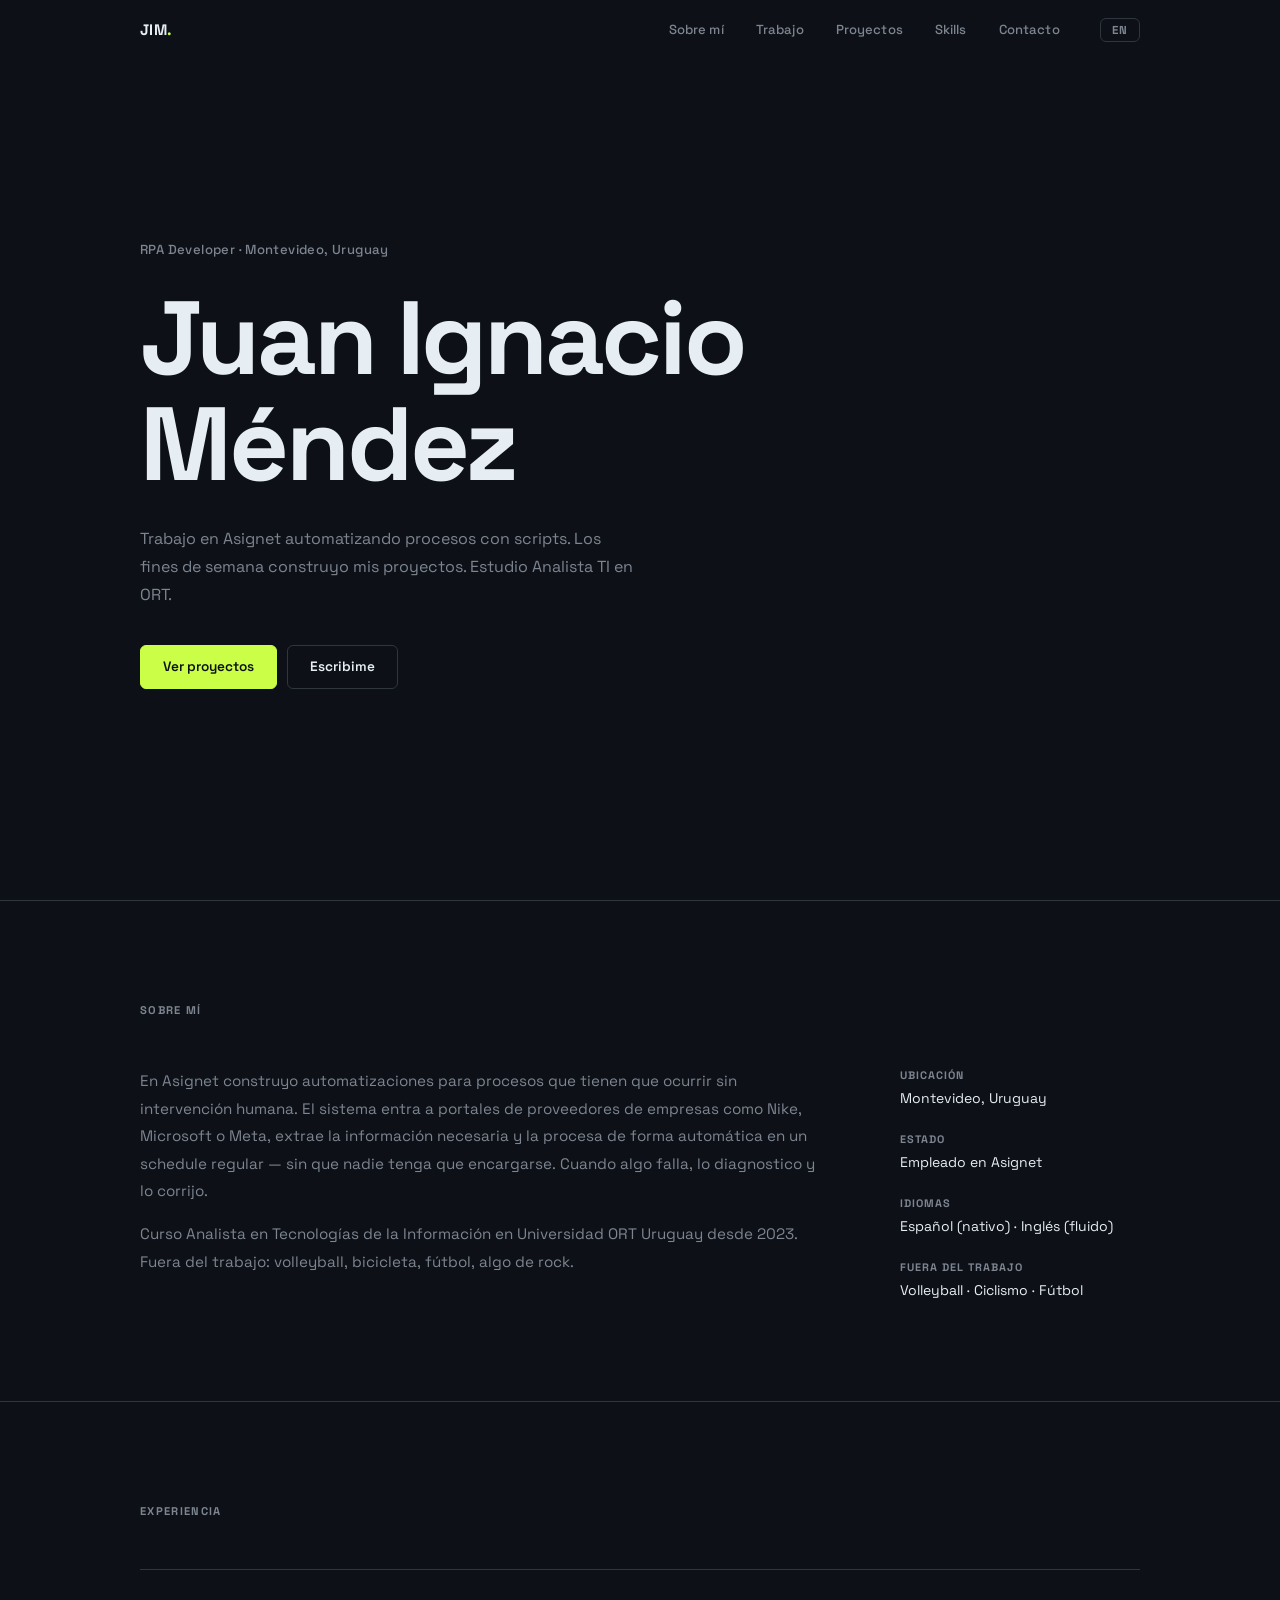
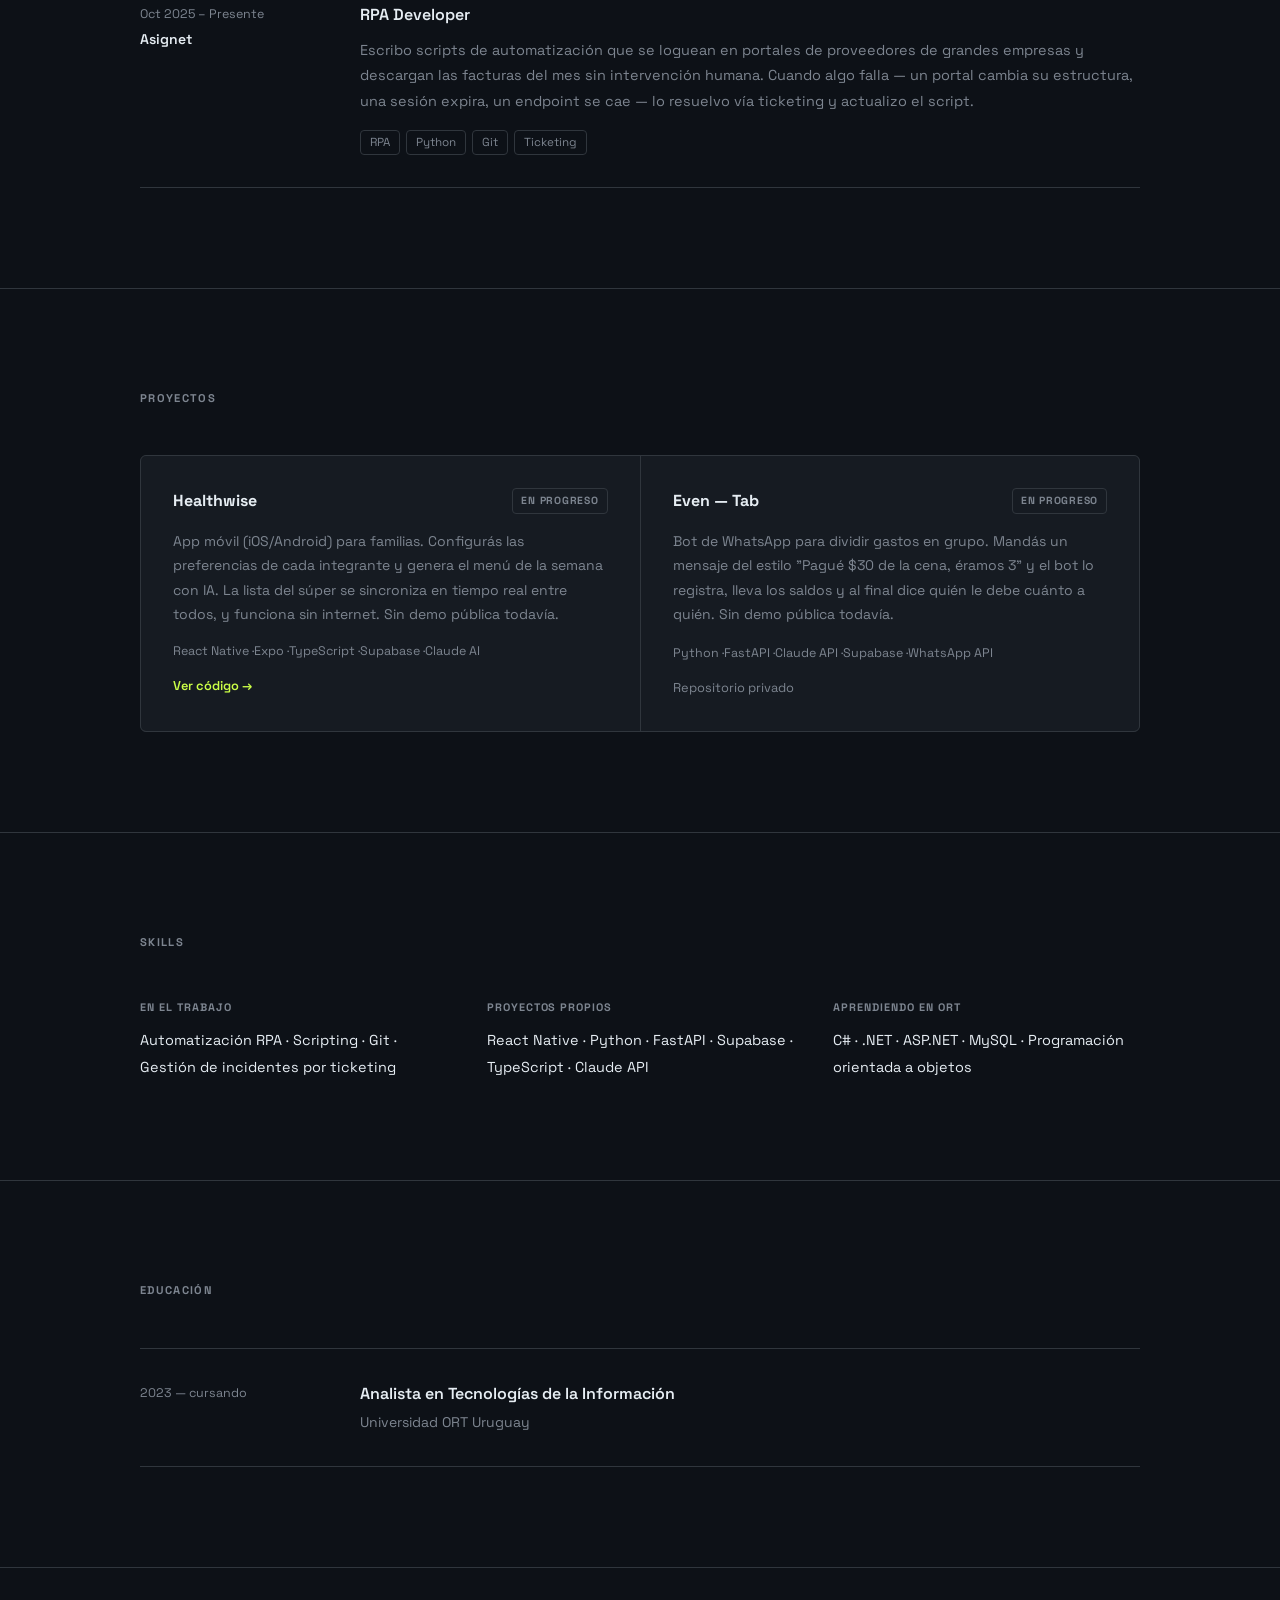
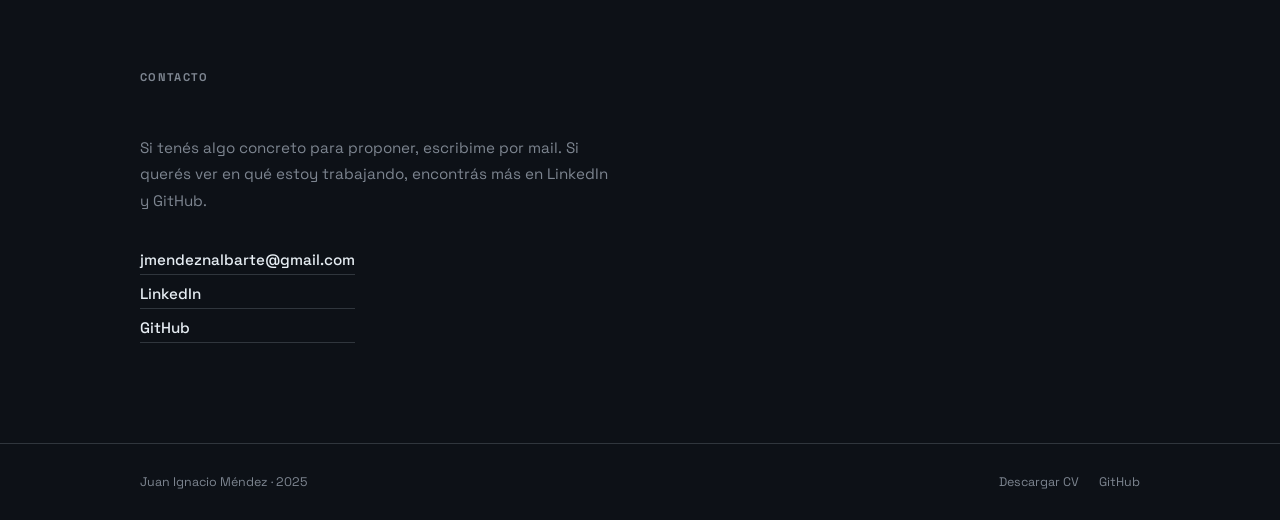
<file: index.html>
<!DOCTYPE html>
<html lang="es">
<head>
  <meta charset="UTF-8" />
  <meta name="viewport" content="width=device-width, initial-scale=1.0" />
  <title>Juan Ignacio Méndez — Developer</title>

  <!-- Favicon -->
  <link rel="icon" href="assets/favicon.svg" type="image/svg+xml" />

  <!-- SEO -->
  <meta name="description" content="Juan Ignacio Méndez, RPA Developer en Montevideo. Automatizo procesos y construyo proyectos propios." />
  <meta name="author" content="Juan Ignacio Méndez" />

  <!-- Open Graph -->
  <meta property="og:type"        content="website" />
  <meta property="og:url"         content="https://elmende.github.io/" />
  <meta property="og:title"       content="Juan Ignacio Méndez — Developer" />
  <meta property="og:description" content="RPA Developer en Asignet. Construyo proyectos propios en paralelo." />
  <meta property="og:image"       content="https://elmende.github.io/assets/foto.jpg" />

  <!-- Twitter Card -->
  <meta name="twitter:card"        content="summary_large_image" />
  <meta name="twitter:title"       content="Juan Ignacio Méndez — Developer" />
  <meta name="twitter:description" content="RPA Developer en Asignet. Construyo proyectos propios en paralelo." />
  <meta name="twitter:image"       content="https://elmende.github.io/assets/foto.jpg" />

  <!-- Fonts -->
  <link rel="preconnect" href="https://fonts.googleapis.com" />
  <link rel="preconnect" href="https://fonts.gstatic.com" crossorigin />
  <link href="https://fonts.googleapis.com/css2?family=Space+Grotesk:wght@400;500;600;700&display=swap" rel="stylesheet" />

  <!-- Styles -->
  <link rel="stylesheet" href="css/main.css" />
</head>
<body>

  <!-- NAVBAR -->
  <nav id="navbar">
    <div class="nav-inner">
      <a class="nav-logo" href="#">JIM<span class="accent-dot">.</span></a>
      <ul class="nav-links" id="navLinks">
        <li><a href="#about"    data-i18n="nav.about">Sobre mí</a></li>
        <li><a href="#work"     data-i18n="nav.work">Trabajo</a></li>
        <li><a href="#projects" data-i18n="nav.projects">Proyectos</a></li>
        <li><a href="#skills"   data-i18n="nav.skills">Skills</a></li>
        <li><a href="#contact"  data-i18n="nav.contact">Contacto</a></li>
      </ul>
      <div class="nav-right">
        <button class="lang-btn" id="langToggle" aria-label="Switch language">EN</button>
        <button class="menu-btn" id="menuToggle" aria-label="Toggle menu">
          <span></span><span></span><span></span>
        </button>
      </div>
    </div>
  </nav>

  <!-- HERO -->
  <section id="hero" class="section-hero">
    <div class="hero-inner">
      <span class="hero-label" data-i18n="hero.label">RPA Developer · Montevideo, Uruguay</span>
      <h1 class="hero-name">Juan Ignacio<br>Méndez</h1>
      <p class="hero-desc" data-i18n="hero.desc">Trabajo en Asignet automatizando procesos con scripts. Los fines de semana construyo mis proyectos. Estudio Analista TI en ORT.</p>
      <div class="hero-actions">
        <a href="#projects" class="btn btn-accent" data-i18n="hero.cta1">Ver proyectos</a>
        <a href="#contact"  class="btn btn-outline" data-i18n="hero.cta2">Escribime</a>
      </div>
    </div>
  </section>

  <!-- ABOUT -->
  <section id="about" class="section">
    <div class="container">
      <p class="section-heading fade-in" data-i18n="about.title">Sobre mí</p>
      <div class="about-layout fade-in">
        <div class="about-text">
          <p data-i18n="about.bio1">Escribo scripts que se conectan a los portales de clientes — Nike, Microsoft, Meta — y bajan las facturas del mes de forma automática. Cuando el pipeline falla o un portal cambia su estructura, lo resuelvo por ticketing. Cosas que antes alguien hacía a mano, ahora corren solas en un schedule.</p>
          <p data-i18n="about.bio2">Curso Analista en Tecnologías de la Información en Universidad ORT Uruguay desde 2023. Fuera del trabajo: volleyball, bicicleta, fútbol, algo de rock.</p>
        </div>
        <div class="about-sidebar">
          <div class="info-row">
            <span class="info-key" data-i18n="about.k_loc">Ubicación</span>
            <span class="info-val" data-i18n="about.v_loc">Montevideo, Uruguay</span>
          </div>
          <div class="info-row">
            <span class="info-key" data-i18n="about.k_status">Estado</span>
            <span class="info-val" data-i18n="about.v_status">Empleado en Asignet</span>
          </div>
          <div class="info-row">
            <span class="info-key" data-i18n="about.k_langs">Idiomas</span>
            <span class="info-val" data-i18n="about.v_langs">Español (nativo) · Inglés (fluido)</span>
          </div>
          <div class="info-row">
            <span class="info-key" data-i18n="about.k_hobbies">Fuera del trabajo</span>
            <span class="info-val" data-i18n="about.v_hobbies">Volleyball · Ciclismo · Fútbol</span>
          </div>
        </div>
      </div>
    </div>
  </section>

  <!-- EXPERIENCE -->
  <section id="work" class="section">
    <div class="container">
      <p class="section-heading fade-in" data-i18n="work.title">Experiencia</p>
      <div class="work-item fade-in">
        <div class="work-meta">
          <span class="work-date" data-i18n="work.date">Oct 2025 – Presente</span>
          <span class="work-company" data-i18n="work.company">Asignet</span>
        </div>
        <div class="work-content">
          <h3 class="work-role" data-i18n="work.role">RPA Developer</h3>
          <p class="work-desc" data-i18n="work.desc">Escribo scripts de automatización que se loguean en portales de proveedores de grandes empresas y descargan las facturas del mes sin intervención humana. Cuando algo falla — un portal cambia su estructura, una sesión expira, un endpoint se cae — lo resuelvo vía ticketing y actualizo el script.</p>
          <ul class="work-tags">
            <li>RPA</li>
            <li>Python</li>
            <li>Git</li>
            <li>Ticketing</li>
          </ul>
        </div>
      </div>
    </div>
  </section>

  <!-- PROJECTS -->
  <section id="projects" class="section">
    <div class="container">
      <p class="section-heading fade-in" data-i18n="projects.title">Proyectos</p>
      <div class="projects-grid fade-in">

        <!-- Healthwise -->
        <div class="project-card">
          <div class="project-top">
            <h3 class="project-name" data-i18n="projects.p1_name">Healthwise</h3>
            <span class="project-status" data-i18n="projects.wip">En progreso</span>
          </div>
          <p class="project-desc" data-i18n="projects.p1_desc">App móvil (iOS/Android) para familias. Configurás las preferencias de cada integrante y genera el menú de la semana con IA. La lista del súper se sincroniza en tiempo real entre todos, y funciona sin internet. Sin demo pública todavía.</p>
          <ul class="project-stack">
            <li>React Native</li>
            <li>Expo</li>
            <li>TypeScript</li>
            <li>Supabase</li>
            <li>Claude AI</li>
          </ul>
          <a href="https://github.com/ELMENDE/planificador-comidas" target="_blank" rel="noopener" class="project-link" data-i18n="projects.p1_link">Ver código →</a>
        </div>

        <!-- Even — Tab -->
        <div class="project-card">
          <div class="project-top">
            <h3 class="project-name" data-i18n="projects.p2_name">Even — Tab</h3>
            <span class="project-status" data-i18n="projects.wip">En progreso</span>
          </div>
          <p class="project-desc" data-i18n="projects.p2_desc">Bot de WhatsApp para dividir gastos en grupo. Mandás un mensaje del estilo "Pagué $30 de la cena, éramos 3" y el bot lo registra, lleva los saldos y al final dice quién le debe cuánto a quién. Sin demo pública todavía.</p>
          <ul class="project-stack">
            <li>Python</li>
            <li>FastAPI</li>
            <li>Claude API</li>
            <li>Supabase</li>
            <li>WhatsApp API</li>
          </ul>
          <span class="project-private" data-i18n="projects.private">Repositorio privado</span>
        </div>

      </div>
    </div>
  </section>

  <!-- SKILLS -->
  <section id="skills" class="section">
    <div class="container">
      <p class="section-heading fade-in" data-i18n="skills.title">Skills</p>
      <div class="skills-layout fade-in">
        <div class="skill-group">
          <span class="skill-group-label" data-i18n="skills.lbl_work">En el trabajo</span>
          <p class="skill-list" data-i18n="skills.val_work">Automatización RPA · Scripting · Git · Gestión de incidentes por ticketing</p>
        </div>
        <div class="skill-group">
          <span class="skill-group-label" data-i18n="skills.lbl_own">Proyectos propios</span>
          <p class="skill-list" data-i18n="skills.val_own">React Native · Python · FastAPI · Supabase · TypeScript · Claude API</p>
        </div>
        <div class="skill-group">
          <span class="skill-group-label" data-i18n="skills.lbl_ort">Aprendiendo en ORT</span>
          <p class="skill-list" data-i18n="skills.val_ort">C# · .NET · ASP.NET · MySQL · Programación orientada a objetos</p>
        </div>
      </div>
    </div>
  </section>

  <!-- EDUCATION -->
  <section id="education" class="section">
    <div class="container">
      <p class="section-heading fade-in" data-i18n="edu.title">Educación</p>
      <div class="edu-item fade-in">
        <span class="edu-date" data-i18n="edu.date">2023 — cursando</span>
        <div class="edu-content">
          <h3 class="edu-degree" data-i18n="edu.degree">Analista en Tecnologías de la Información</h3>
          <p class="edu-school" data-i18n="edu.school">Universidad ORT Uruguay</p>
        </div>
      </div>
    </div>
  </section>

  <!-- CONTACT -->
  <section id="contact" class="section">
    <div class="container">
      <p class="section-heading fade-in" data-i18n="contact.title">Contacto</p>
      <div class="fade-in">
        <p class="contact-desc" data-i18n="contact.desc">Si tenés algo concreto para proponer, escribime por mail. Si querés ver en qué estoy trabajando, encontrás más en LinkedIn y GitHub.</p>
        <div class="contact-links">
          <a href="mailto:jmendeznalbarte@gmail.com" class="contact-link">jmendeznalbarte@gmail.com</a>
          <a href="https://linkedin.com/in/jmendeznalbarte" target="_blank" rel="noopener" class="contact-link">LinkedIn</a>
          <a href="https://github.com/ELMENDE" target="_blank" rel="noopener" class="contact-link">GitHub</a>
        </div>
      </div>
    </div>
  </section>

  <!-- FOOTER -->
  <footer>
    <div class="container">
      <span class="footer-text" data-i18n="footer.copy">Juan Ignacio Méndez · 2025</span>
      <div class="footer-links">
        <a href="assets/cv.pdf" download data-i18n="footer.cv">Descargar CV</a>
        <a href="https://github.com/ELMENDE" target="_blank" rel="noopener">GitHub</a>
      </div>
    </div>
  </footer>

  <script type="module" src="js/main.js"></script>
</body>
</html>
</file>
<file: css/main.css>
/* Entry point — imports modular stylesheets in cascade order */
@import url('./base.css');
@import url('./layout.css');
@import url('./components.css');
@import url('./hero.css');
@import url('./sections.css');
@import url('./responsive.css');
</file>
